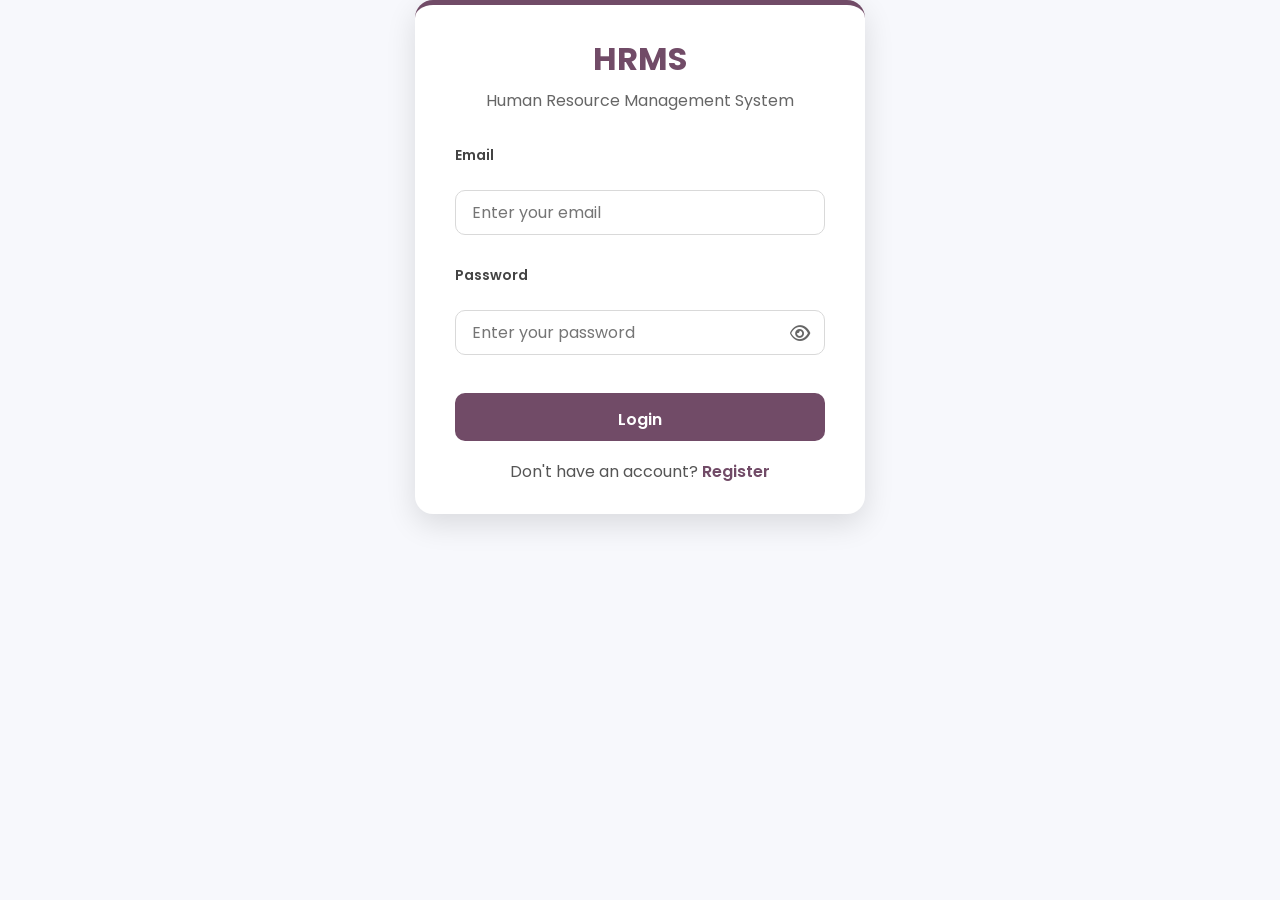
<file: client/index.html>
<!DOCTYPE html>
<html lang="en">

<head>
    <meta charset="UTF-8">
    <meta name="viewport" content="width=device-width, initial-scale=1.0">
    <title>Odoo HRMS</title>
    <link rel="stylesheet" href="style.css">
    <link rel="preconnect" href="https://fonts.googleapis.com">
    <link rel="preconnect" href="https://fonts.gstatic.com" crossorigin>

    <link href="https://fonts.googleapis.com/css2?family=Poppins:wght@300;400;500;600;700&display=swap"
        rel="stylesheet">
    <link rel="stylesheet" href="https://cdnjs.cloudflare.com/ajax/libs/font-awesome/6.7.2/css/all.min.css">
</head>

<body>
    <div class="login-container">
        <div class="login-card">
            <h1>HRMS</h1>
            <p>Human Resource Management System</p>
            <form id="loginForm">

                <label for="email">Email</label>
                <input type="email" id="email" placeholder="Enter your email">

                <label for="password">Password</label>

                <div class="password-box">
                    <input type="password" id="password" placeholder="Enter your password">

                    <button type="button" id="togglePassword">

                        <i class="fa-regular fa-eye"></i>

                    </button>
                </div>

                <button type="submit">
                    Login
                </button>

            </form>
            <span>
                Don't have an account?
                <a href="register.html">Register</a>
            </span>
        </div>
    </div>
    <script src="app.js"></script>
</body>

</html>
</file>
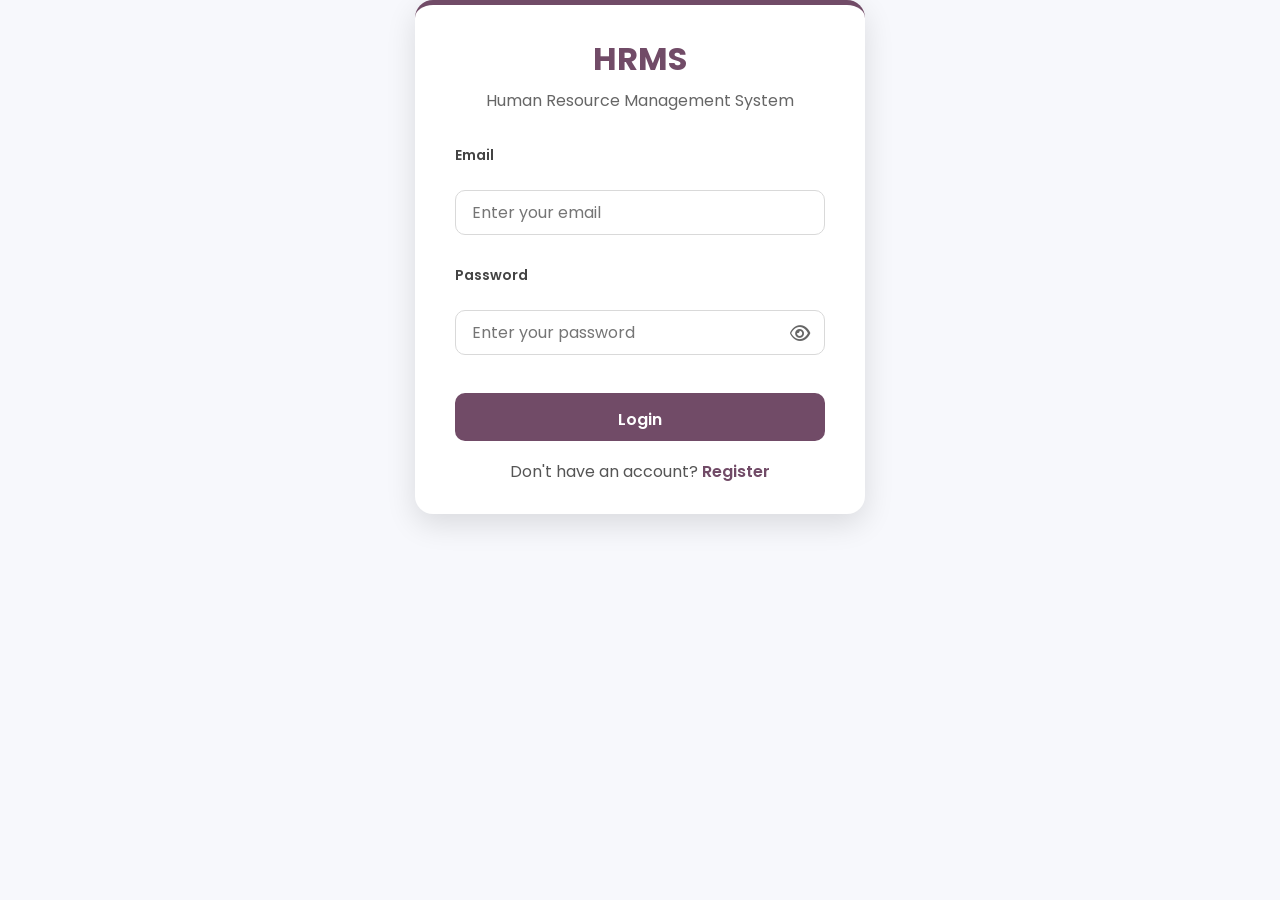
<file: client/attendance.html>
<!DOCTYPE html>
<html lang="en">

<head>
    <meta charset="UTF-8">
    <meta name="viewport" content="width=device-width, initial-scale=1.0">
    <title>Attendance | HRMS</title>

    <link rel="stylesheet" href="style.css">

    <!-- Font Awesome -->
    <link rel="stylesheet" href="https://cdnjs.cloudflare.com/ajax/libs/font-awesome/6.5.2/css/all.min.css">
</head>

<body>

    <div class="dashboard">

        <aside class="sidebar">
            <h2>HRMS</h2>

            <ul>
                <li><a href="dashboard.html">🏠 Dashboard</a></li>
                <li id="employeesNav">
                    <a href="employees.html">👥 Employees</a>
                </li>
                <li id="attendanceNav">
                    <a href="attendance.html">🕒 Attendance</a>
                </li>
                <li id="leaveNav">
                    <a href="leave.html">📅 Leave</a>
                </li>
                <li id="payrollNav">
                    <a href="payroll.html">💰 Payroll</a>
                </li>
                <li id="profileNav">
                    <a href="profile.html">👤 Profile</a>
                </li>
                <li><a href="#" id="logoutBtn">🚪 Logout</a></li>
            </ul>
        </aside>

        <main class="content">

            <h1>Attendance</h1>

            <form id="attendanceForm">

                <select id="attendanceEmployee" required>
                    <option value="">Select Employee</option>
                </select>

                <select id="attendanceStatus" required>
                    <option value="">Status</option>
                    <option>Present</option>
                    <option>Absent</option>
                    <option>Leave</option>
                </select>

                <button type="submit">Mark Attendance</button>

            </form>

            <table id="attendanceTable">

                <thead>
                    <tr>
                        <th>Name</th>
                        <th>Status</th>
                        <th>Date</th>
                    </tr>
                </thead>

                <tbody></tbody>

            </table>

        </main>

    </div>

    <script src="app.js"></script>


</body>

</html>
</file>
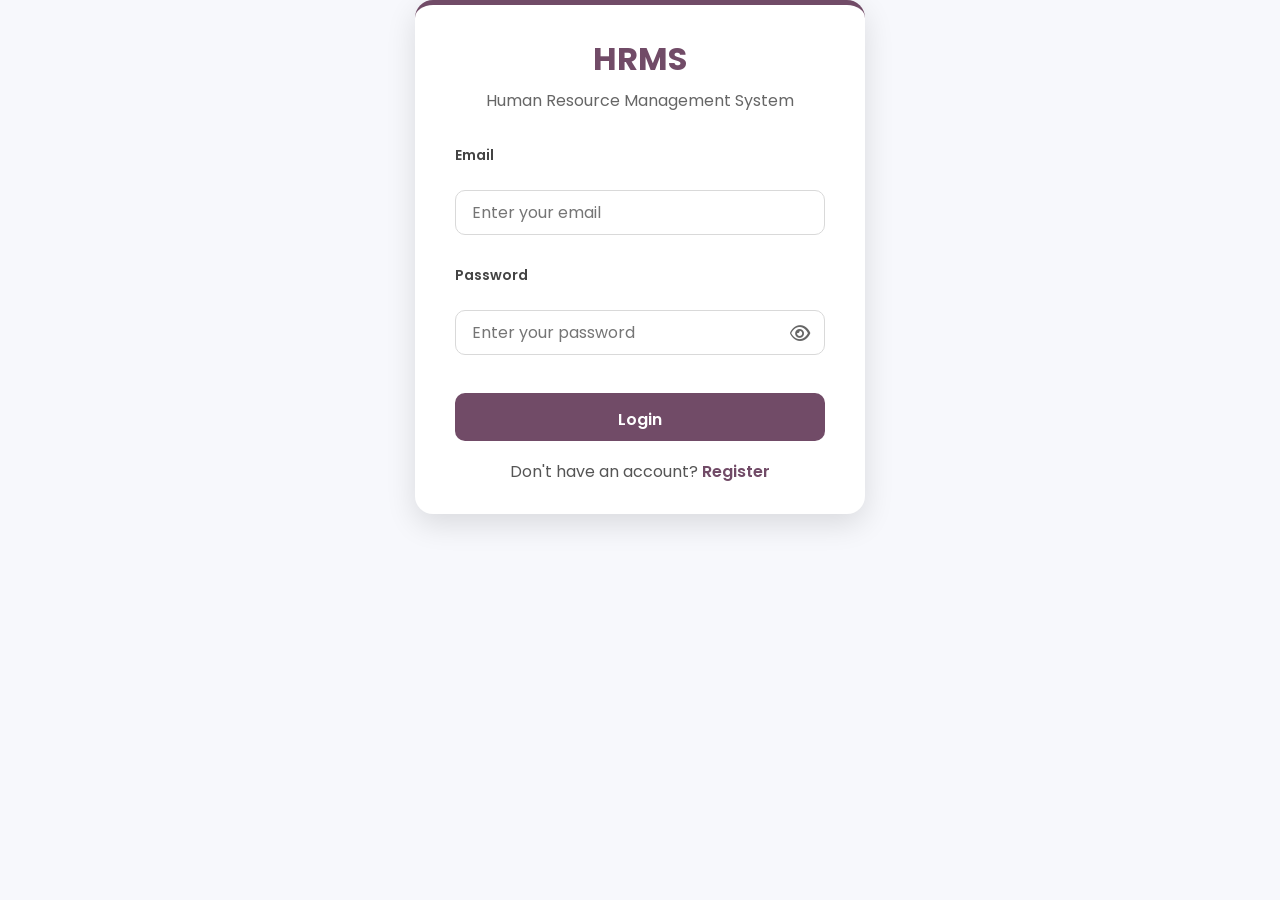
<file: client/dashboard.html>
<!DOCTYPE html>
<html lang="en">

<head>
    <meta charset="UTF-8">
    <meta name="viewport" content="width=device-width, initial-scale=1.0">
    <title>Dashboard | HRMS</title>

    <link rel="stylesheet" href="style.css">

    <!-- Font Awesome -->
    <link rel="stylesheet" href="https://cdnjs.cloudflare.com/ajax/libs/font-awesome/6.5.2/css/all.min.css">
</head>

<body>

    <div class="dashboard">

        <aside class="sidebar">

            <h2>HRMS</h2>

            <ul>

                <li><a href="dashboard.html">🏠 Dashboard</a></li>

                <li id="employeesNav">
                    <a href="employees.html">👥 Employees</a>
                </li>

                <li id="attendanceNav">
                    <a href="attendance.html">🕒 Attendance</a>
                </li>
                <li id="leaveNav">
                    <a href="leave.html">📅 Leave</a>
                </li>
                <li id="payrollNav">
                    <a href="payroll.html">💰 Payroll</a>
                </li>

                <li id="profileNav">
                    <a href="profile.html">👤 Profile</a>
                </li>
                <li><a href="#" id="logoutBtn">🚪 Logout</a></li>

            </ul>

        </aside>

        <main class="content">

            <h1 id="welcomeText">Welcome</h1>

            <div class="cards">

                <div class="card">
                    <h3>Total Employees</h3>
                    <h2 id="employeeCount">0</h2>
                </div>

                <div class="card">
                    <h3>Attendance Today</h3>
                    <h2 id="attendanceCount">0</h2>
                </div>

                <div class="card">
                    <h3>Leave Requests</h3>
                    <h2 id="leaveCount">0</h2>
                </div>

                <div class="card">
                    <h3>Payroll Records</h3>
                    <h2 id="payrollCount">0</h2>
                </div>

            </div>

        </main>

    </div>

    <script src="app.js"></script>

</body>

</html>
</file>
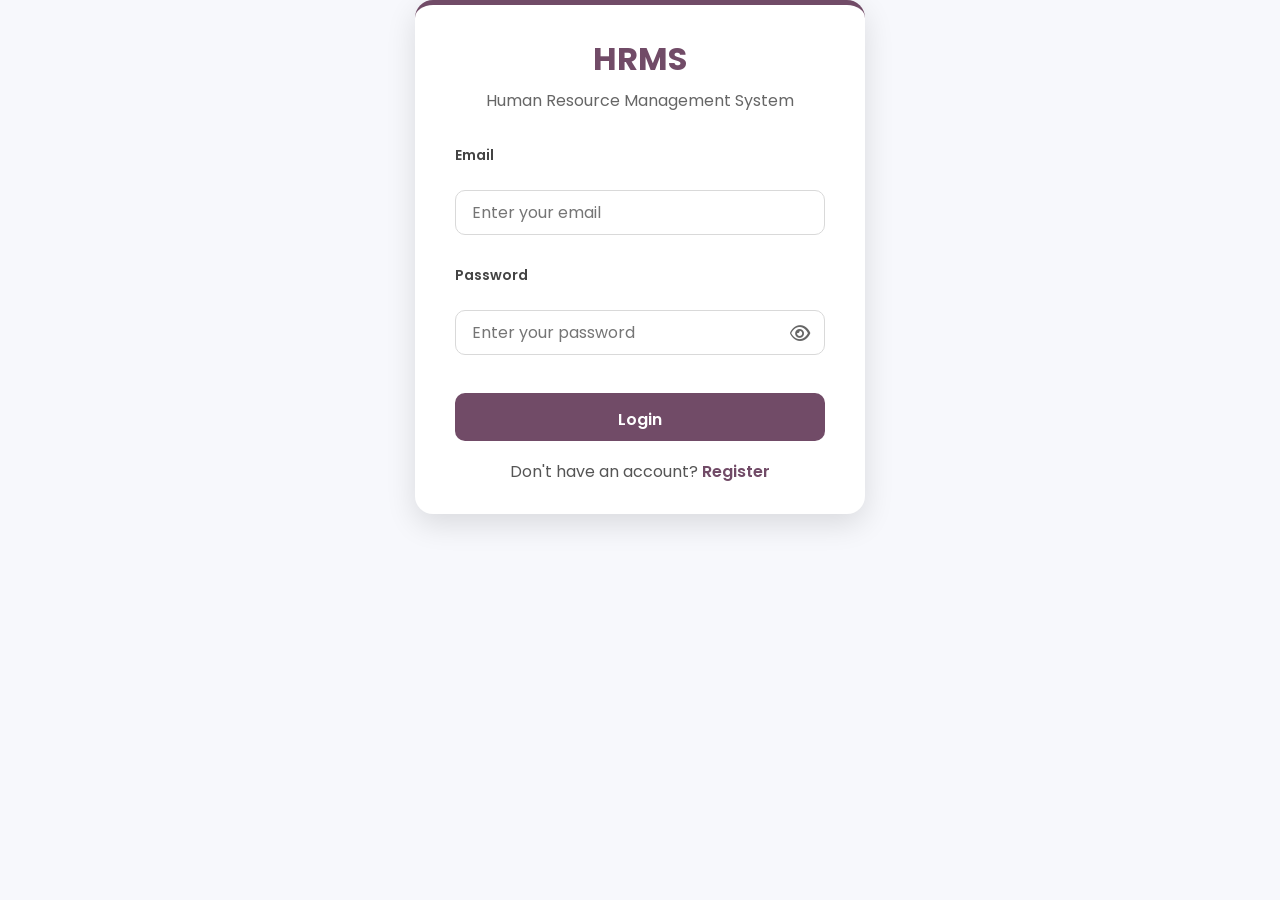
<file: client/employees.html>
<!DOCTYPE html>
<html lang="en">

<head>
    <meta charset="UTF-8">
    <meta name="viewport" content="width=device-width, initial-scale=1.0">
    <title>Employees | HRMS</title>

    <link rel="stylesheet" href="style.css">

    <!-- Font Awesome -->
    <link rel="stylesheet" href="https://cdnjs.cloudflare.com/ajax/libs/font-awesome/6.5.2/css/all.min.css">
</head>

<body>


    <div class="dashboard">

        <aside class="sidebar">

            <h2>HRMS</h2>

            <ul>
                <li><a href="dashboard.html">🏠 Dashboard</a></li>
                <li id="employeesNav">
                    <a href="employees.html">👥 Employees</a>
                </li>
                <li id="attendanceNav">
                    <a href="attendance.html">🕒 Attendance</a>
                </li>
                <li id="leaveNav">
                    <a href="leave.html">📅 Leave</a>
                </li>
                <li id="payrollNav">
                    <a href="payroll.html">💰 Payroll</a>
                </li>
                <li id="profileNav">
                    <a href="profile.html">👤 Profile</a>
                </li>
                <li><a href="#" id="logoutBtn">🚪 Logout</a></li>
            </ul>

        </aside>

        <main class="content">

            <h1>Employee Management</h1>

            <form id="employeeForm">

                <input type="text" id="empName" placeholder="Employee Name" required>

                <input type="text" id="empId" placeholder="Employee ID" required>

                <input type="email" id="empEmail" placeholder="Email" required>

                <select id="empRole" required>
                    <option value="">Select Role</option>
                    <option>Employee</option>
                    <option>HR</option>
                </select>

                <button type="submit">Add Employee</button>

            </form>

            <input type="text" id="searchEmployee" placeholder="🔍 Search by Name, ID or Email...">

            <table id="employeeTable">

                <thead>

                    <tr>

                        <th>Name</th>
                        <th>ID</th>
                        <th>Email</th>
                        <th>Role</th>
                        <th>Action</th>

                    </tr>

                </thead>

                <tbody>

                </tbody>

            </table>

        </main>

    </div>

    <script src="app.js"></script>


</body>

</html>
</file>
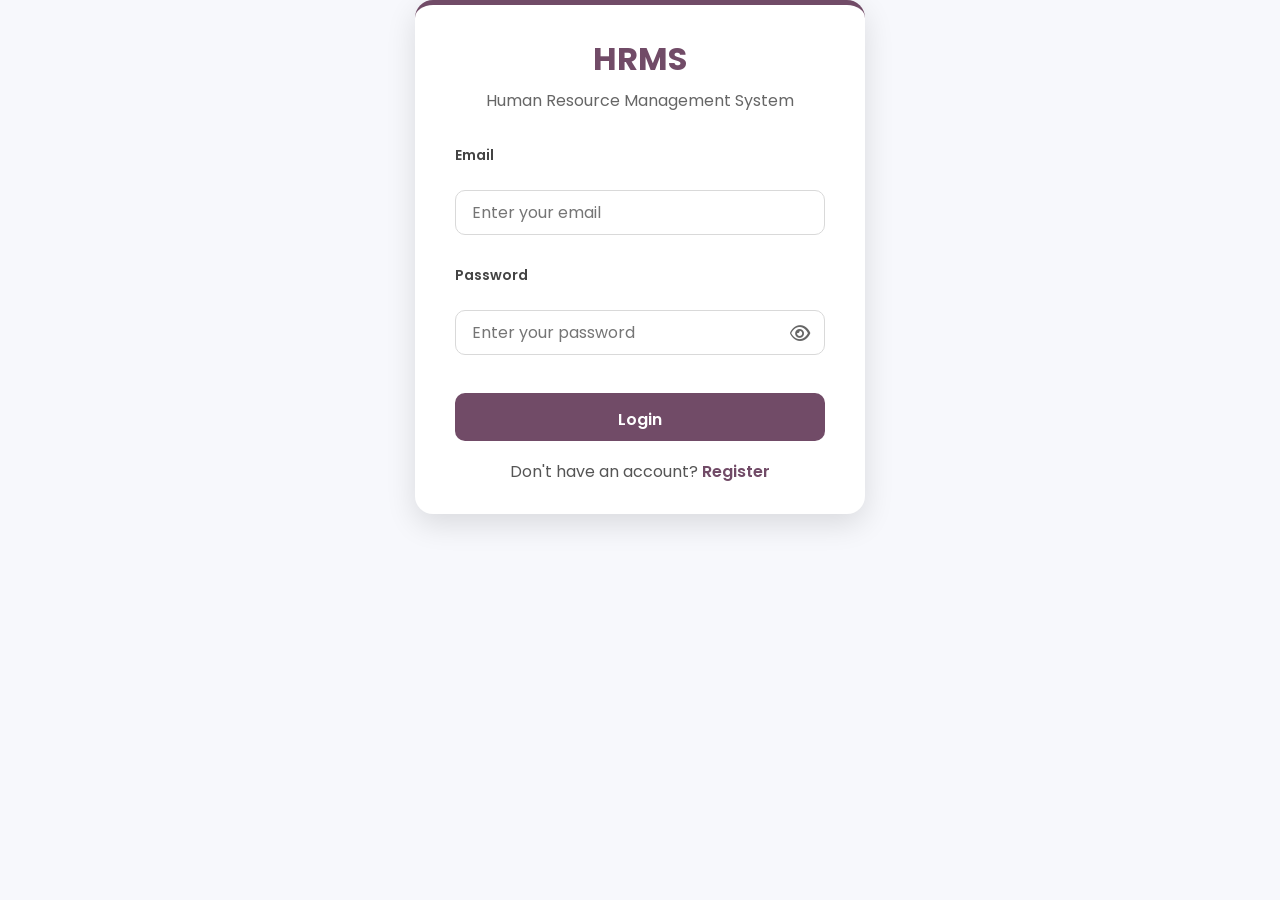
<file: client/leave.html>
<!DOCTYPE html>
<html lang="en">

<head>
    <meta charset="UTF-8">
    <meta name="viewport" content="width=device-width, initial-scale=1.0">
    <title>Leave | HRMS</title>

    <link rel="stylesheet" href="style.css">

    <!-- Font Awesome -->
    <link rel="stylesheet" href="https://cdnjs.cloudflare.com/ajax/libs/font-awesome/6.5.2/css/all.min.css">
</head>

<body>

    <div class="dashboard">

        <aside class="sidebar">

            <h2>HRMS</h2>

            <ul>
                <li><a href="dashboard.html">🏠 Dashboard</a></li>
                <li id="employeesNav">
                    <a href="employees.html">👥 Employees</a>
                </li>
                <li id="attendanceNav">
                    <a href="attendance.html">🕒 Attendance</a>
                </li>
                <li id="leaveNav">
                    <a href="leave.html">📅 Leave</a>
                </li>
                <li id="payrollNav">
                    <a href="payroll.html">💰 Payroll</a>
                </li>
                <li id="profileNav">
                    <a href="profile.html">👤 Profile</a>
                </li>
                <li><a href="#" id="logoutBtn">🚪 Logout</a></li>
            </ul>

        </aside>

        <main class="content">

            <h1>Leave Management</h1>

            <form id="leaveForm">

                <select id="leaveEmployee" required>
                    <option value="">Select Employee</option>
                </select>

                <input type="text" id="leaveReason" placeholder="Reason" required>

                <input type="date" id="leaveStart" required>

                <input type="date" id="leaveEnd" required>

                <button type="submit">
                    Apply Leave
                </button>

            </form>

            <table id="leaveTable">

                <thead>

                    <tr>
                        <th>Name</th>
                        <th>Reason</th>
                        <th>From</th>
                        <th>To</th>
                        <th>Status</th>
                        <th>Action</th>
                    </tr>

                </thead>

                <tbody></tbody>

            </table>

        </main>

    </div>

    <script src="app.js"></script>

</body>

</html>
</file>
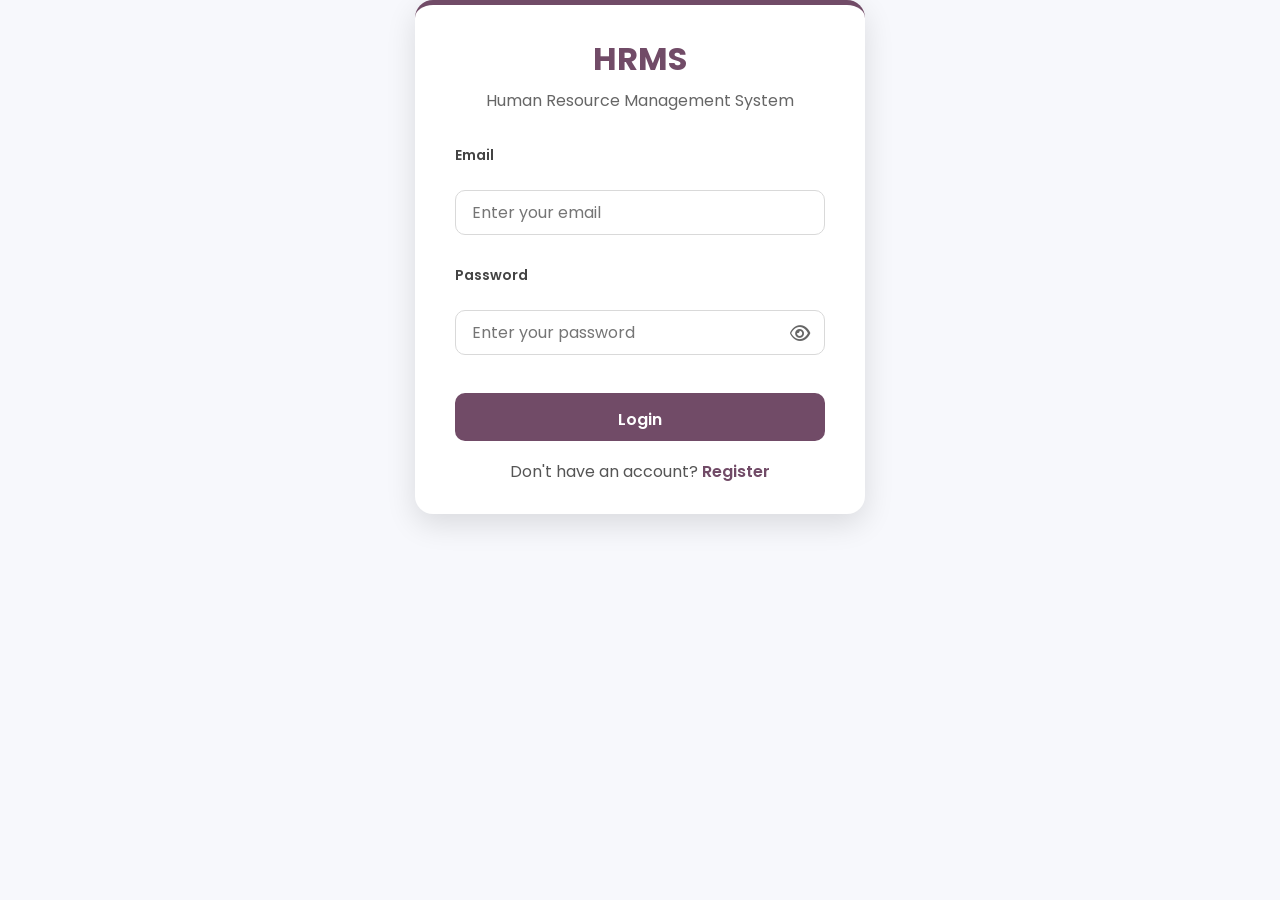
<file: client/payroll.html>
<!DOCTYPE html>
<html lang="en">

<head>
    <meta charset="UTF-8">
    <meta name="viewport" content="width=device-width, initial-scale=1.0">
    <title>Payroll | HRMS</title>

    <link rel="stylesheet" href="style.css">

    <!-- Font Awesome -->
    <link rel="stylesheet" href="https://cdnjs.cloudflare.com/ajax/libs/font-awesome/6.5.2/css/all.min.css">
</head>

<body>

    <div class="dashboard">

        <aside class="sidebar">

            <h2>HRMS</h2>

            <ul>
                <li><a href="dashboard.html">🏠 Dashboard</a></li>
                <li id="employeesNav">
                    <a href="employees.html">👥 Employees</a>
                </li>
                <li id="attendanceNav">
                    <a href="attendance.html">🕒 Attendance</a>
                </li>
                <li id="leaveNav">
                    <a href="leave.html">📅 Leave</a>
                </li>
                <li id="payrollNav">
                    <a href="payroll.html">💰 Payroll</a>
                </li>
                <li id="profileNav">
                    <a href="profile.html">👤 Profile</a>
                </li>
                <li><a href="#" id="logoutBtn">🚪 Logout</a></li>
            </ul>

        </aside>

        <main class="content">

            <h1>Payroll Management</h1>

            <form id="payrollForm">

                <select id="payEmployee" required>
                    <option value="">Select Employee</option>
                </select>

                <input type="number" id="salary" placeholder="Basic Salary" required>

                <input type="number" id="bonus" placeholder="Bonus" required>

                <input type="number" id="deduction" placeholder="Deduction" required>

                <button type="submit">
                    Generate Payroll
                </button>

            </form>

            <table id="payrollTable">

                <thead>

                    <tr>
                        <th>Name</th>
                        <th>Salary</th>
                        <th>Bonus</th>
                        <th>Deduction</th>
                        <th>Net Salary</th>
                    </tr>

                </thead>

                <tbody></tbody>

            </table>

        </main>

    </div>

    <script src="app.js"></script>

</body>

</html>
</file>
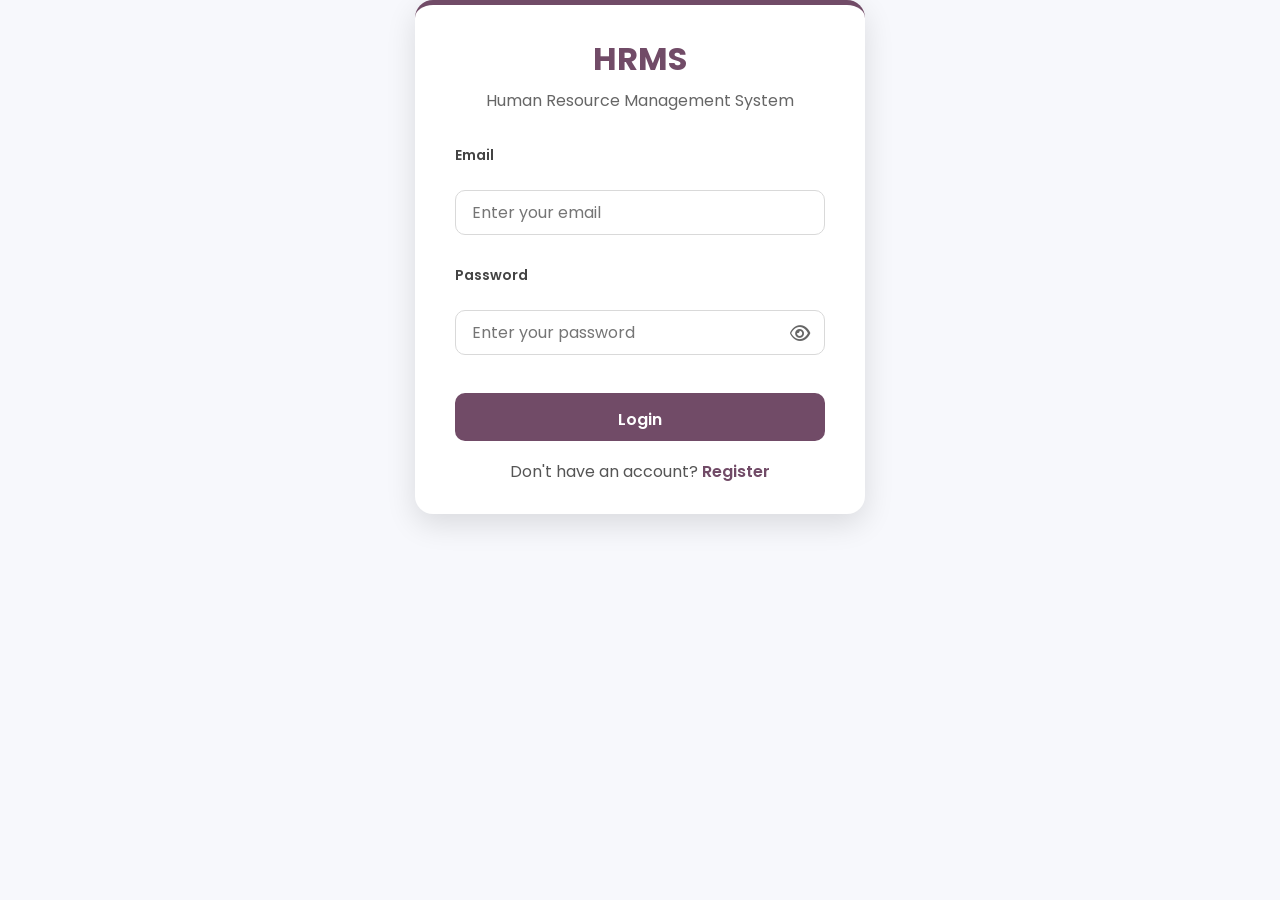
<file: client/profile.html>
<!DOCTYPE html>
<html lang="en">

<head>
    <meta charset="UTF-8">
    <meta name="viewport" content="width=device-width, initial-scale=1.0">
    <title>Profile | HRMS</title>

    <link rel="stylesheet" href="style.css">

    <!-- Font Awesome -->
    <link rel="stylesheet" href="https://cdnjs.cloudflare.com/ajax/libs/font-awesome/6.5.2/css/all.min.css">
</head>

<body>

    <div class="dashboard">

        <aside class="sidebar">

            <h2>HRMS</h2>

            <ul>
                <li><a href="dashboard.html">🏠 Dashboard</a></li>
                <li id="employeesNav">
                    <a href="employees.html">👥 Employees</a>
                </li>
                <li id="attendanceNav">
                    <a href="attendance.html">🕒 Attendance</a>
                </li>
                <li id="leaveNav">
                    <a href="leave.html">📅 Leave</a>
                </li>
                <li id="payrollNav">
                    <a href="payroll.html">💰 Payroll</a>
                </li>
                <li id="profileNav">
                    <a href="profile.html">👤 Profile</a>
                </li>
                <li><a href="#" id="logoutBtn">🚪 Logout</a></li>
            </ul>

        </aside>

        <main class="content">

    <h1 class="profile-title">My Profile</h1>

    <div class="card profile-card">

        <div class="profile-name-box">
            <h2 id="profileName"></h2>
        </div>

        <div class="profile-info">

            <div class="profile-row">
                <span class="profile-label">Email</span>
                <span id="profileEmail"></span>
            </div>

            <div class="profile-row">
                <span class="profile-label">Employee ID</span>
                <span id="profileId"></span>
            </div>

            <div class="profile-row">
                <span class="profile-label">Role</span>
                <span id="profileRole"></span>
            </div>

        </div>

    </div>

</main>

    </div>

    <script src="app.js"></script>

</body>

</html>
</file>
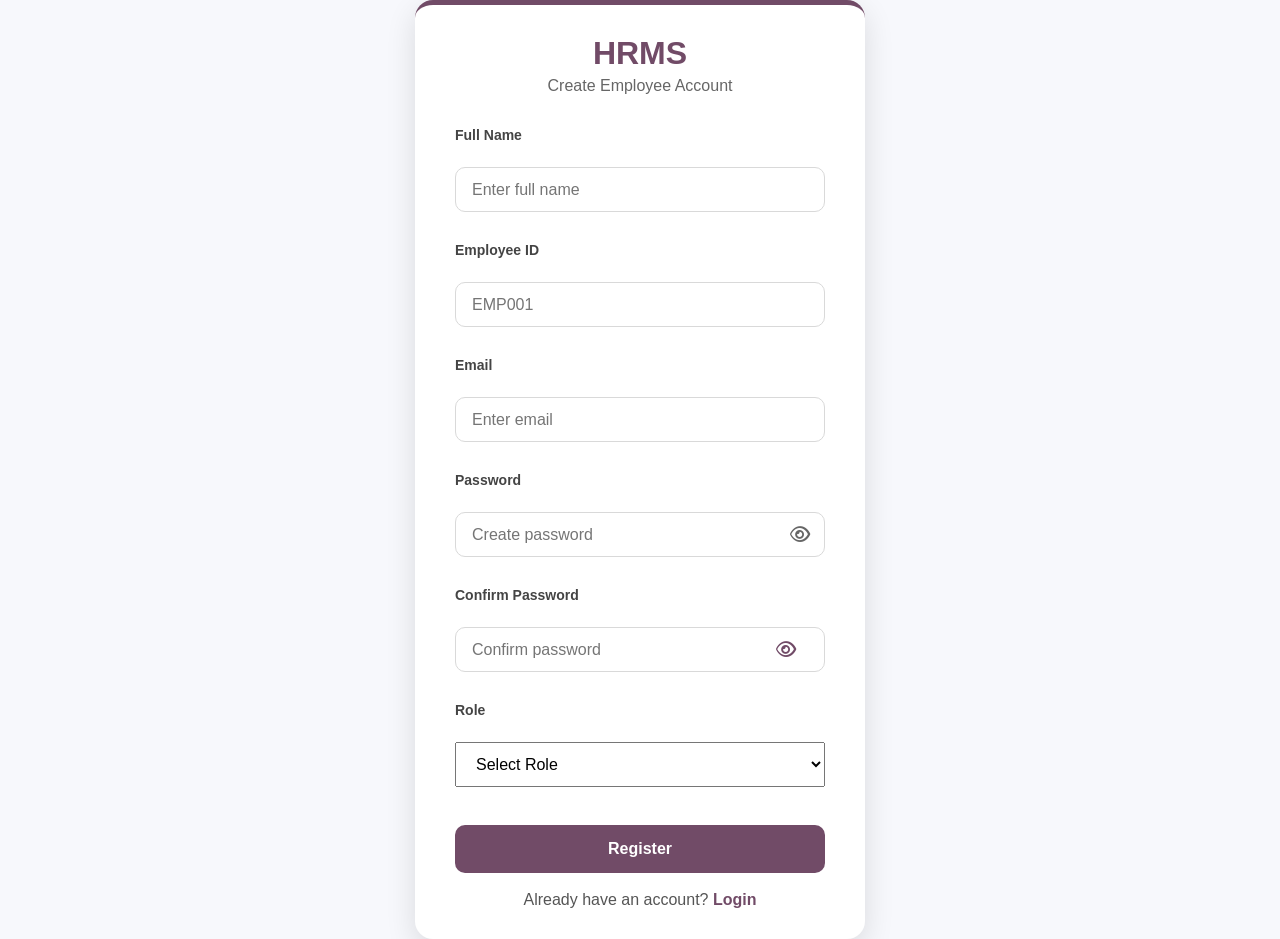
<file: client/register.html>
<!DOCTYPE html>
<html lang="en">

<head>
    <meta charset="UTF-8">
    <meta name="viewport" content="width=device-width, initial-scale=1.0">
    <title>Register | HRMS</title>

    <link rel="stylesheet" href="style.css">

    <!-- Font Awesome -->
    <link rel="stylesheet" href="https://cdnjs.cloudflare.com/ajax/libs/font-awesome/6.5.2/css/all.min.css">
</head>

<body>

    <div class="login-container">

        <div class="login-card">

            <h1>HRMS</h1>
            <p>Create Employee Account</p>

            <form id="registerForm">

                <label>Full Name</label>
                <input type="text" id="fullName" placeholder="Enter full name" required>

                <label>Employee ID</label>
                <input type="text" id="employeeId" placeholder="EMP001" required>

                <label>Email</label>
                <input type="email" id="email" placeholder="Enter email" required>

                <label>Password</label>

                <div class="password-box">

                    <input type="password" id="password" placeholder="Create password" required>

                    <button type="button" id="togglePassword">
                        <i class="fa-regular fa-eye"></i>
                    </button>

                </div>

                <label for="confirmPassword">Confirm Password</label>

                <div class="password-box">

                    <input type="password" id="confirmPassword" placeholder="Confirm password" required>

                    <button type="button" id="toggleConfirmPassword">
                        <i class="fa-regular fa-eye"></i>
                    </button>

                </div>

                <label>Role</label>

                <select id="role" required>

                    <option value="">Select Role</option>

                    <option value="Employee">
                        Employee
                    </option>

                    <option value="HR">
                        HR
                    </option>

                </select>

                <button type="submit">
                    Register
                </button>

            </form>

            <span>
                Already have an account?
                <a href="index.html">Login</a>
            </span>

        </div>

    </div>

    <script src="app.js"></script>

</body>

</html>
</file>
<file: client/style.css>
/* Google Font */
* {
    margin: 0;
    padding: 0;
    box-sizing: border-box;
    font-family: 'Poppins', sans-serif;
}

body{

    margin:0;

    background:#F7F8FC;

    font-family:"Poppins",sans-serif;

    color:#333;
}

.login-container {
    width: 100%;
    display: flex;
    justify-content: center;
    align-items: center;
}

.login-card {
    width: 450px;
    background: #ffffff;
    padding: 40px;
    border-top: 5px solid #714B67;
    border-radius: 18px;
    box-shadow: 0 10px 30px rgba(0, 0, 0, 0.12);
}

.login-card h1 {
    color: #714B67;
    text-align: center;
    margin-bottom: 10px;
}

.login-card p {
    color: #666;
    text-align: center;
    margin-bottom: 35px;
}

form {
    display: flex;
    flex-direction: column;
    gap: 18px;
}

label {
    font-size: 14px;
    font-weight: 500;
    color: #444;
}

input {
    padding: 14px;
    border: 1px solid #d9d9d9;
    border-radius: 10px;
    font-size: 15px;
    outline: none;
    transition: .3s;
}

input:focus {
    border-color: #714B67;
}

.password-box {

    position: relative;

}

.password-box input {

    width: 100%;
    padding-right: 55px;

}

#togglePassword {
    position: absolute;
    right: 15px;
    top: 50%;
    transform: translateY(-50%);
    border: none;
    background: none;
    cursor: pointer;
    color: #666;
    padding: 0;
    margin: 0;
    outline: none;
}

#togglePassword:hover {
    color: #714B67;
    transform: translateY(-50%) scale(1.1);
}


button {
    padding: 14px;
    background: #714B67;
    color: white;
    border: none;
    border-radius: 10px;
    cursor: pointer;
    font-size: 16px;
    font-weight: 600;
    transition: .3s;
}

button:hover {
    background: #5A3D53;
}

span {
    display: block;
    text-align: center;
    margin-top: 25px;
    color: #555;
}

span a {
    text-decoration: none;
    color: #714B67;
    font-weight: 600;
}

span a:hover {
    text-decoration: underline;
}

.login-card {
    padding: 30px 40px;
}

.login-card h1 {
    margin-bottom: 5px;
}

.login-card p {
    margin-bottom: 20px;
}

label {
    display: block;
    margin-top: 12px;
    margin-bottom: 6px;
    font-weight: 600;
}

input,
select {
    height: 45px;
    padding: 0 16px;
    font-size: 16px;
}

button[type="submit"] {
    margin-top: 20px;
    height: 48px;
}

.login-card span {
    display: block;
    margin-top: 18px;
    text-align: center;
}

.password-box {
    position: relative;
}

.password-box input {
    width: 100%;
    padding-right: 50px;
}

.password-box button {
    position: absolute;
    right: 15px;
    top: 50%;
    transform: translateY(-50%);
    background: transparent;
    border: none;
    cursor: pointer;
    color: #714b67;
    font-size: 18px;
}

.password-box button {
    background: transparent;
    border: none;
    outline: none;
    cursor: pointer;
    z-index: 100;
}

/* ================= DASHBOARD ================= */

.dashboard {
    display: flex;
    min-height: 100vh;
}

.sidebar{
    position: fixed;
    top:0;
    left:0;
    width:260px;
    height:100vh;

    background:linear-gradient(
        180deg,
        #6D4C68 0%,
        #5B3F59 100%
    );

    color:#fff;

    display:flex;
    flex-direction:column;

    padding:35px 22px;

    box-shadow:
    6px 0 25px rgba(0,0,0,.12);

    z-index:100;
}

.sidebar h2{
    text-align:center;
    color:white;

    font-size:2.2rem;
    font-weight:700;

    letter-spacing:1px;

    margin-bottom:50px;
}

.sidebar ul{
    list-style:none;
    padding:0;
}

.sidebar li{
    margin-bottom:12px;
}

.sidebar a{

    display:flex;
    align-items:center;
    gap:14px;
    

    text-decoration:none;

    color:#F7F5FA;

    padding:15px 18px;

    border-radius:12px;

    transition:.3s ease;

    font-size:20px;

    font-weight:500;
}

.sidebar a:hover{

    background:rgba(255,255,255,.12);

    transform:translateX(6px);

    color:white;
}

.sidebar a.active{

    background:white;

    color:#6D4C68;

    font-weight:600;

    box-shadow:
    0 10px 20px rgba(0,0,0,.08);
}

.sidebar .logout{

    margin-top:auto;

    padding-top:20px;

    border-top:1px solid rgba(255,255,255,.2);
}

.sidebar i{

    width:22px;

    text-align:center;

    font-size:18px;
}

.content{

    margin-left:260px;

    padding:45px;

    min-height:100vh;

    background:#F7F8FC;
}

.content {
    flex: 1;
    padding: 35px;
    background: #f7f7f7;
    overflow: auto;
}

.cards {
    display: grid;
    grid-template-columns: repeat(2, minmax(250px, 1fr));
    gap: 25px;
    margin-top: 30px;
}


.card {
    background: white;
    border-radius: 15px;
    padding: 30px;
    box-shadow: 0 5px 15px rgba(0, 0, 0, .1);
    text-align: center;
}

.card h3 {
    color: #666;
    margin-bottom: 15px;
}

.card h2 {
    color: #714B67;
    font-size: 36px;
    max-width: 600px;
}

#welcomeText {
    margin-bottom: 30px;
    font-size: 34px;
    color: #333;
}

/* EMPLOYEES */

#employeeForm {
    display: grid;
    grid-template-columns: repeat(2, 1fr);
    gap: 15px;
    margin: 30px 0;
}

#employeeForm input,
#employeeForm select {
    padding: 12px;
    border: 1px solid #ddd;
    border-radius: 8px;
}

#employeeForm button {
    background: #714B67;
    color: white;
    border: none;
    border-radius: 8px;
    padding: 12px;
    cursor: pointer;
}

#searchEmployee{
    width:100%;
    padding:12px 15px;
    margin:20px 0;
    border:1px solid #ddd;
    border-radius:8px;
    font-size:16px;
}

#employeeTable {
    width: 100%;
    border-collapse: collapse;
    background: white;
}

#employeeTable th,
#employeeTable td {
    border: 1px solid #ddd;
    padding: 12px;
    text-align: center;
}

#employeeTable th {
    background: #714B67;
    color: white;
}

/* ATTENDANCE */

#attendanceForm {
    display: grid;
    grid-template-columns: 1fr 1fr auto;
    gap: 15px;
    margin: 30px 0;
}

#attendanceForm select {
    padding: 12px;
    border-radius: 8px;
    border: 1px solid #ddd;
}

#attendanceForm button {
    background: #714B67;
    color: white;
    border: none;
    border-radius: 8px;
    padding: 12px 20px;
    cursor: pointer;
}

#attendanceTable {
    width: 100%;
    border-collapse: collapse;
    background: white;
}

#attendanceTable th,
#attendanceTable td {
    border: 1px solid #ddd;
    padding: 12px;
    text-align: center;
}

#attendanceTable th {
    background: #714B67;
    color: white;
}

/* LEAVE */

#leaveForm {
    display: grid;
    grid-template-columns: repeat(2, 1fr);
    gap: 15px;
    margin: 30px 0;
}

#leaveForm input,
#leaveForm select {
    padding: 12px;
    border: 1px solid #ddd;
    border-radius: 8px;
}

#leaveForm button {
    background: #714B67;
    color: white;
    border: none;
    border-radius: 8px;
    padding: 12px;
    cursor: pointer;
}

#leaveTable {
    width: 100%;
    border-collapse: collapse;
    background: white;
}

#leaveTable th,
#leaveTable td {
    border: 1px solid #ddd;
    padding: 12px;
    text-align: center;
}

#leaveTable th {
    background: #714B67;
    color: white;
}


/* PAYROLL */

#payrollForm {
    display: grid;
    grid-template-columns: repeat(2, 1fr);
    gap: 15px;
    margin: 30px 0;
}

#payrollForm input,
#payrollForm select {
    padding: 12px;
    border: 1px solid #ddd;
    border-radius: 8px;
}

#payrollForm button {
    background: #714B67;
    color: white;
    border: none;
    border-radius: 8px;
    padding: 12px;
    cursor: pointer;
}

#payrollTable {
    width: 100%;
    border-collapse: collapse;
    background: white;
}

#payrollTable th,
#payrollTable td {
    border: 1px solid #ddd;
    padding: 12px;
    text-align: center;
}

#payrollTable th {
    background: #714B67;
    color: white;
}

main{
    flex:1;
    padding:40px;
}

/* ================= PROFILE ================= */

.profile-title{
    font-size:42px;
    margin-bottom:25px;
    font-weight:700;
}

.profile-card{

    max-width:850px;

    margin:0 auto;

    padding:40px;

    border-radius:20px;

    background:#fff;

    box-shadow:0 12px 30px rgba(0,0,0,.08);

}

.profile-name-box{

    text-align:center;

    margin-bottom:35px;

}

.profile-name-box h2{

    font-size:42px;

    color:#6D4C68;

    margin:0;

}

.profile-info{

    display:flex;

    flex-direction:column;

    gap:18px;

}

.profile-row{

    display:flex;

    justify-content:space-between;

    align-items:center;

    padding:18px 24px;

    border-radius:12px;

    background:#F8F8FA;

    font-size:18px;

}

.profile-label{

    font-weight:600;

    color:#666;

}

.profile-row span:last-child{

    font-weight:600;

    color:#222;

}
</file>
